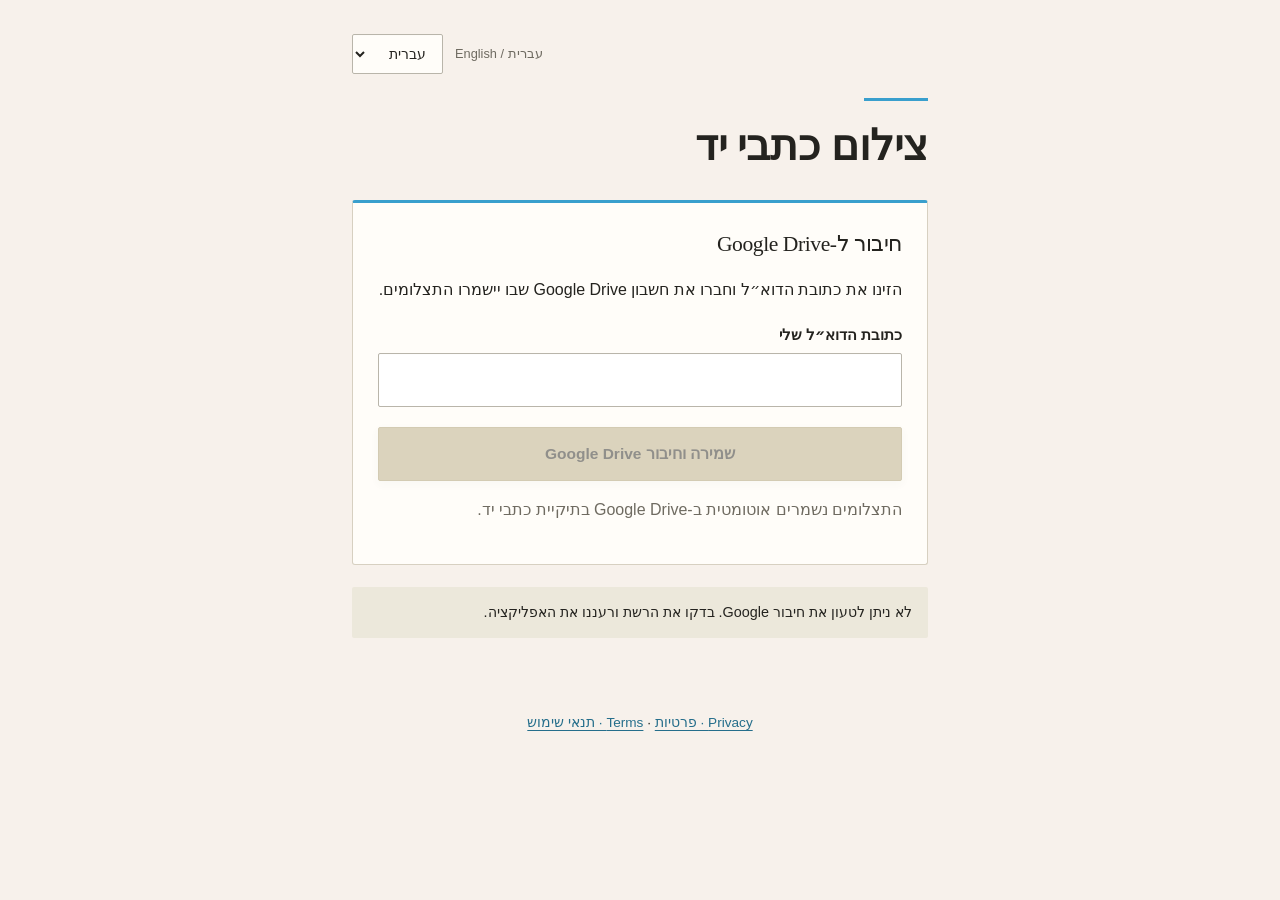
<file: index.html>
<!doctype html>
<html lang="he" dir="rtl" data-connected="false" data-edition="friend"><head><meta http-equiv="Content-Security-Policy" content="default-src 'self'; script-src 'self' https://accounts.google.com/gsi/client; connect-src 'self' https://accounts.google.com/gsi/ https://www.googleapis.com; frame-src https://accounts.google.com/gsi/; style-src 'self' 'unsafe-inline' https://accounts.google.com/gsi/style; img-src 'self' blob: data:; object-src 'none'; base-uri 'none'; worker-src 'self'; form-action 'self' https://accounts.google.com"><meta charset="utf-8"><meta name="viewport" content="width=device-width,initial-scale=1,viewport-fit=cover"><meta name="theme-color" content="#3b9fd7"><meta name="apple-mobile-web-app-capable" content="yes"><meta name="apple-mobile-web-app-title" content="Manuscript Photos"><link rel="manifest" href="manifest.webmanifest"><link rel="apple-touch-icon" href="icon-192.png"><link rel="stylesheet" href="style.css"><title>צילום כתבי יד</title></head><body><main id="app"></main><script src="app-bootstrap.js" defer></script><footer style="text-align:center;padding:1rem;font-size:.85rem"><a href="privacy.html">Privacy · פרטיות</a> · <a href="terms.html">Terms · תנאי שימוש</a></footer></body></html>
</file>
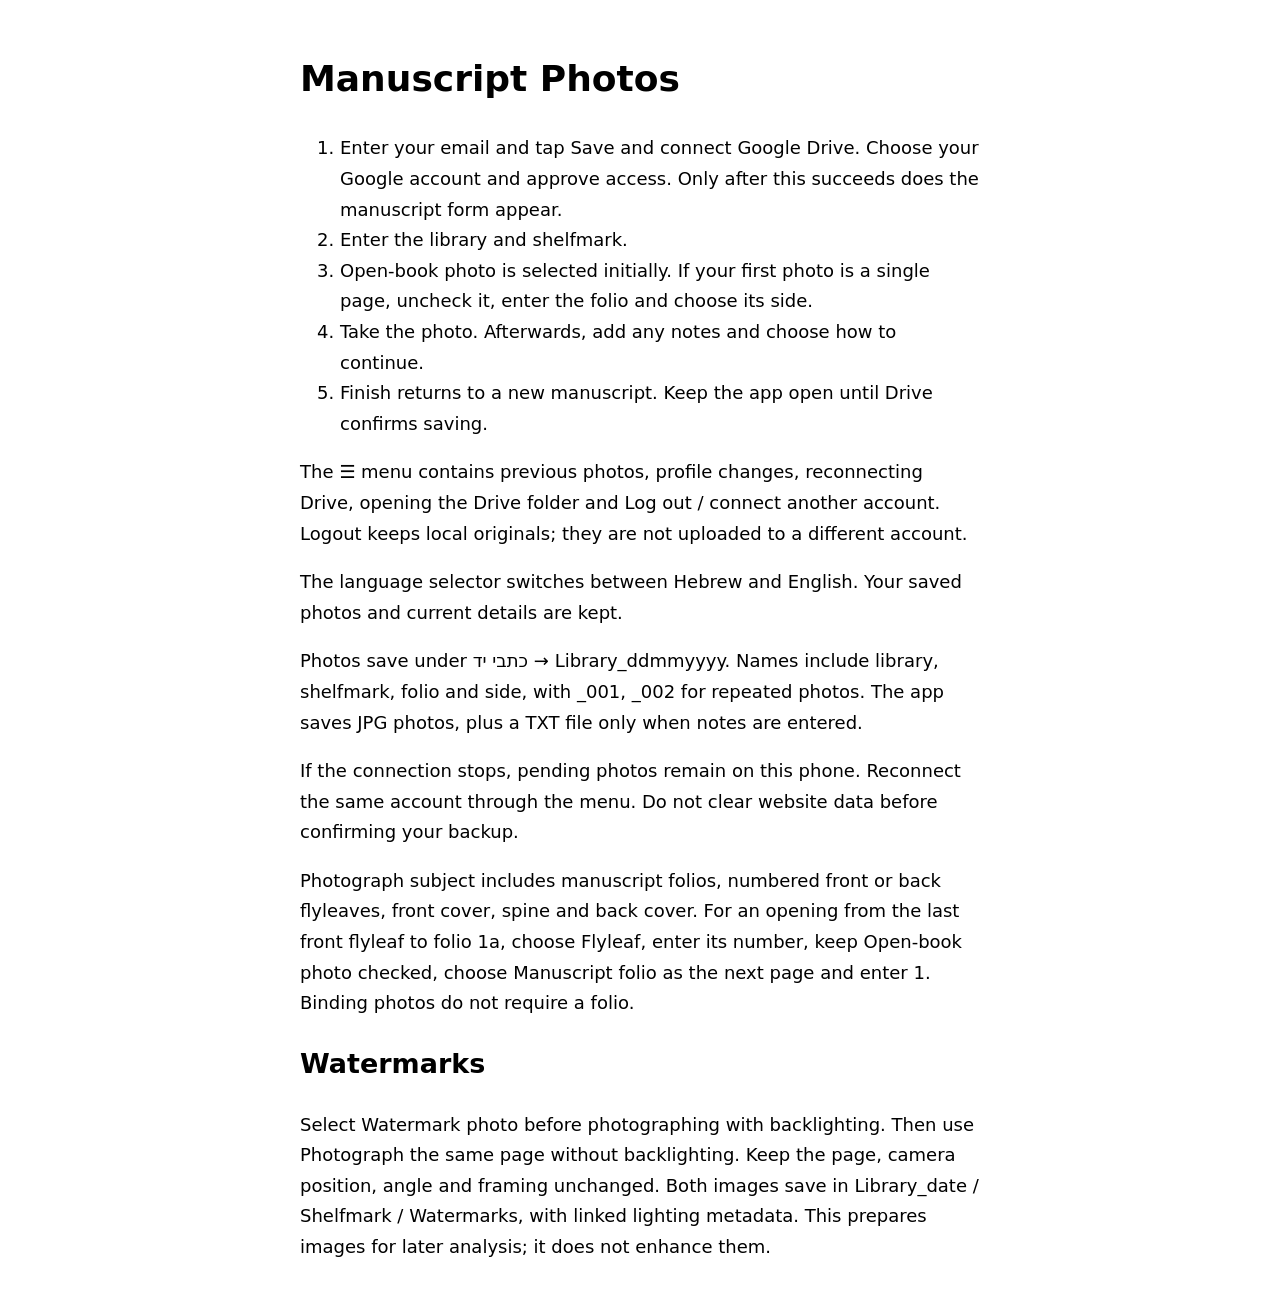
<file: guide-en.html>
<!doctype html><html lang="en"><meta charset="utf-8"><meta name="viewport" content="width=device-width,initial-scale=1"><title>Manuscript Photos — instructions</title><style>body{max-width:680px;margin:auto;padding:24px;font:18px system-ui;line-height:1.7}</style><h1>Manuscript Photos</h1><ol><li>Enter your email and tap Save and connect Google Drive. Choose your Google account and approve access. Only after this succeeds does the manuscript form appear.</li><li>Enter the library and shelfmark.</li><li>Open-book photo is selected initially. If your first photo is a single page, uncheck it, enter the folio and choose its side.</li><li>Take the photo. Afterwards, add any notes and choose how to continue.</li><li>Finish returns to a new manuscript. Keep the app open until Drive confirms saving.</li></ol><p>The ☰ menu contains previous photos, profile changes, reconnecting Drive, opening the Drive folder and Log out / connect another account. Logout keeps local originals; they are not uploaded to a different account.</p><p>The language selector switches between Hebrew and English. Your saved photos and current details are kept.</p><p>Photos save under כתבי יד → Library_ddmmyyyy. Names include library, shelfmark, folio and side, with _001, _002 for repeated photos. The app saves JPG photos, plus a TXT file only when notes are entered.</p><p>If the connection stops, pending photos remain on this phone. Reconnect the same account through the menu. Do not clear website data before confirming your backup.</p><p>Photograph subject includes manuscript folios, numbered front or back flyleaves, front cover, spine and back cover. For an opening from the last front flyleaf to folio 1a, choose Flyleaf, enter its number, keep Open-book photo checked, choose Manuscript folio as the next page and enter 1. Binding photos do not require a folio.</p><h2>Watermarks</h2><p>Select Watermark photo before photographing with backlighting. Then use Photograph the same page without backlighting. Keep the page, camera position, angle and framing unchanged. Both images save in Library_date / Shelfmark / Watermarks, with linked lighting metadata. This prepares images for later analysis; it does not enhance them.</p></html>
</file>
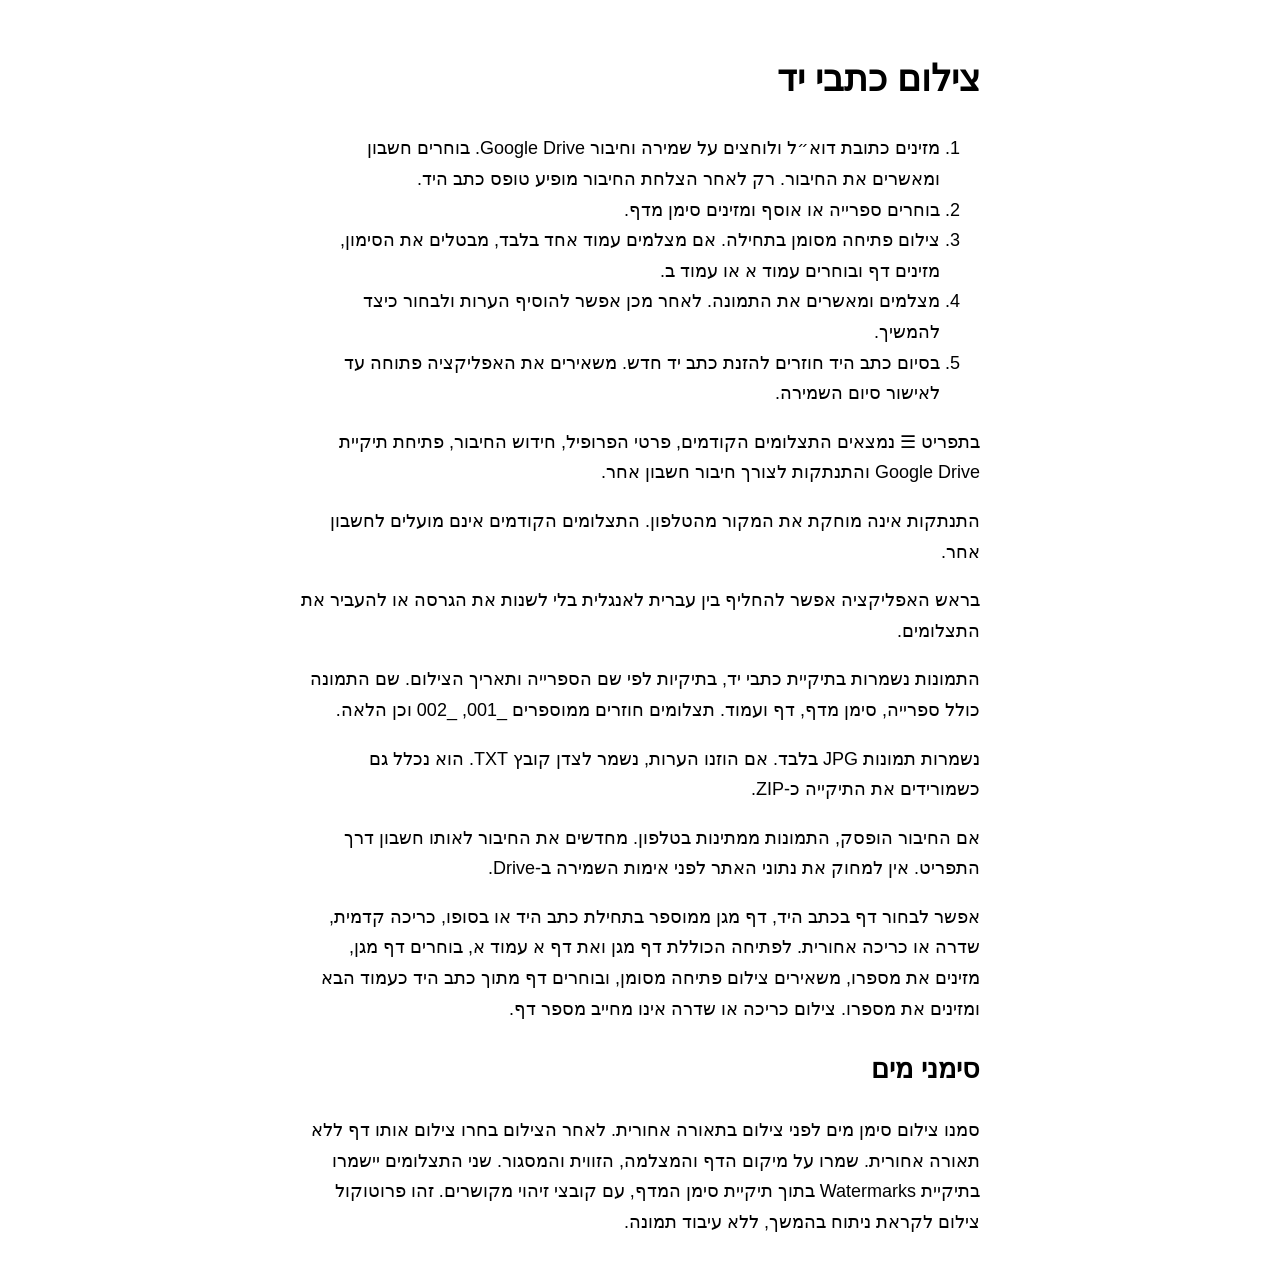
<file: guide.html>
<!doctype html><html lang="he" dir="rtl"><meta charset="utf-8"><meta name="viewport" content="width=device-width,initial-scale=1"><title>צילום כתבי יד — הוראות</title><style>body{max-width:680px;margin:auto;padding:24px;font:18px Segoe UI,Arial;line-height:1.7}</style><h1>צילום כתבי יד</h1><ol><li>מזינים כתובת דוא״ל ולוחצים על שמירה וחיבור Google Drive. בוחרים חשבון ומאשרים את החיבור. רק לאחר הצלחת החיבור מופיע טופס כתב היד.</li><li>בוחרים ספרייה או אוסף ומזינים סימן מדף.</li><li>צילום פתיחה מסומן בתחילה. אם מצלמים עמוד אחד בלבד, מבטלים את הסימון, מזינים דף ובוחרים עמוד א או עמוד ב.</li><li>מצלמים ומאשרים את התמונה. לאחר מכן אפשר להוסיף הערות ולבחור כיצד להמשיך.</li><li>בסיום כתב היד חוזרים להזנת כתב יד חדש. משאירים את האפליקציה פתוחה עד לאישור סיום השמירה.</li></ol><p>בתפריט ☰ נמצאים התצלומים הקודמים, פרטי הפרופיל, חידוש החיבור, פתיחת תיקיית Google Drive והתנתקות לצורך חיבור חשבון אחר.</p><p>התנתקות אינה מוחקת את המקור מהטלפון. התצלומים הקודמים אינם מועלים לחשבון אחר.</p><p>בראש האפליקציה אפשר להחליף בין עברית לאנגלית בלי לשנות את הגרסה או להעביר את התצלומים.</p><p>התמונות נשמרות בתיקיית כתבי יד, בתיקיות לפי שם הספרייה ותאריך הצילום. שם התמונה כולל ספרייה, סימן מדף, דף ועמוד. תצלומים חוזרים ממוספרים _001, _002 וכן הלאה.</p><p>נשמרות תמונות JPG בלבד. אם הוזנו הערות, נשמר לצדן קובץ TXT. הוא נכלל גם כשמורידים את התיקייה כ-ZIP.</p><p>אם החיבור הופסק, התמונות ממתינות בטלפון. מחדשים את החיבור לאותו חשבון דרך התפריט. אין למחוק את נתוני האתר לפני אימות השמירה ב-Drive.</p><p>אפשר לבחור דף בכתב היד, דף מגן ממוספר בתחילת כתב היד או בסופו, כריכה קדמית, שדרה או כריכה אחורית. לפתיחה הכוללת דף מגן ואת דף א עמוד א, בוחרים דף מגן, מזינים את מספרו, משאירים צילום פתיחה מסומן, ובוחרים דף מתוך כתב היד כעמוד הבא ומזינים את מספרו. צילום כריכה או שדרה אינו מחייב מספר דף.</p><h2>סימני מים</h2><p>סמנו צילום סימן מים לפני צילום בתאורה אחורית. לאחר הצילום בחרו צילום אותו דף ללא תאורה אחורית. שמרו על מיקום הדף והמצלמה, הזווית והמסגור. שני התצלומים יישמרו בתיקיית Watermarks בתוך תיקיית סימן המדף, עם קובצי זיהוי מקושרים. זהו פרוטוקול צילום לקראת ניתוח בהמשך, ללא עיבוד תמונה.</p></html>
</file>
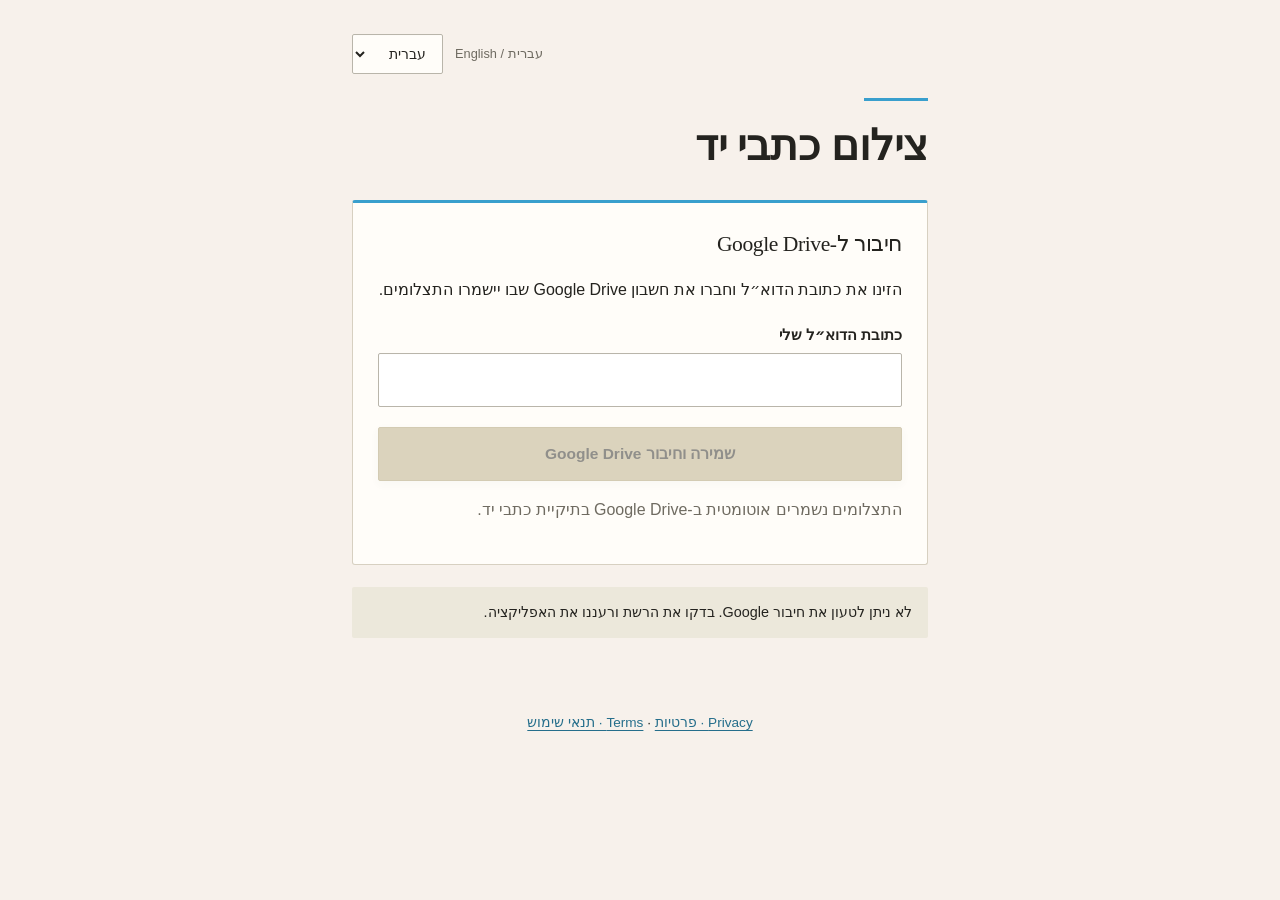
<file: iphone.html>
<!doctype html>
<html lang="en" dir="ltr" data-connected="false" data-edition="friend"><head><meta http-equiv="Content-Security-Policy" content="default-src 'self'; script-src 'self' https://accounts.google.com/gsi/client; connect-src 'self' https://accounts.google.com/gsi/ https://www.googleapis.com; frame-src https://accounts.google.com/gsi/; style-src 'self' 'unsafe-inline' https://accounts.google.com/gsi/style; img-src 'self' blob: data:; object-src 'none'; base-uri 'none'; worker-src 'self'; form-action 'self' https://accounts.google.com"><meta charset="utf-8"><meta name="viewport" content="width=device-width,initial-scale=1,viewport-fit=cover"><meta name="theme-color" content="#3b9fd7"><meta name="apple-mobile-web-app-capable" content="yes"><meta name="apple-mobile-web-app-title" content="Manuscript Photos"><link rel="manifest" href="manifest-iphone.webmanifest"><link rel="apple-touch-icon" href="icon-192.png"><link rel="stylesheet" href="style.css"><title>Manuscript Photos</title></head><body><main id="app"></main><script src="app-bootstrap.js" defer></script><footer style="text-align:center;padding:1rem;font-size:.85rem"><a href="privacy.html">Privacy · פרטיות</a> · <a href="terms.html">Terms · תנאי שימוש</a></footer></body></html>
</file>
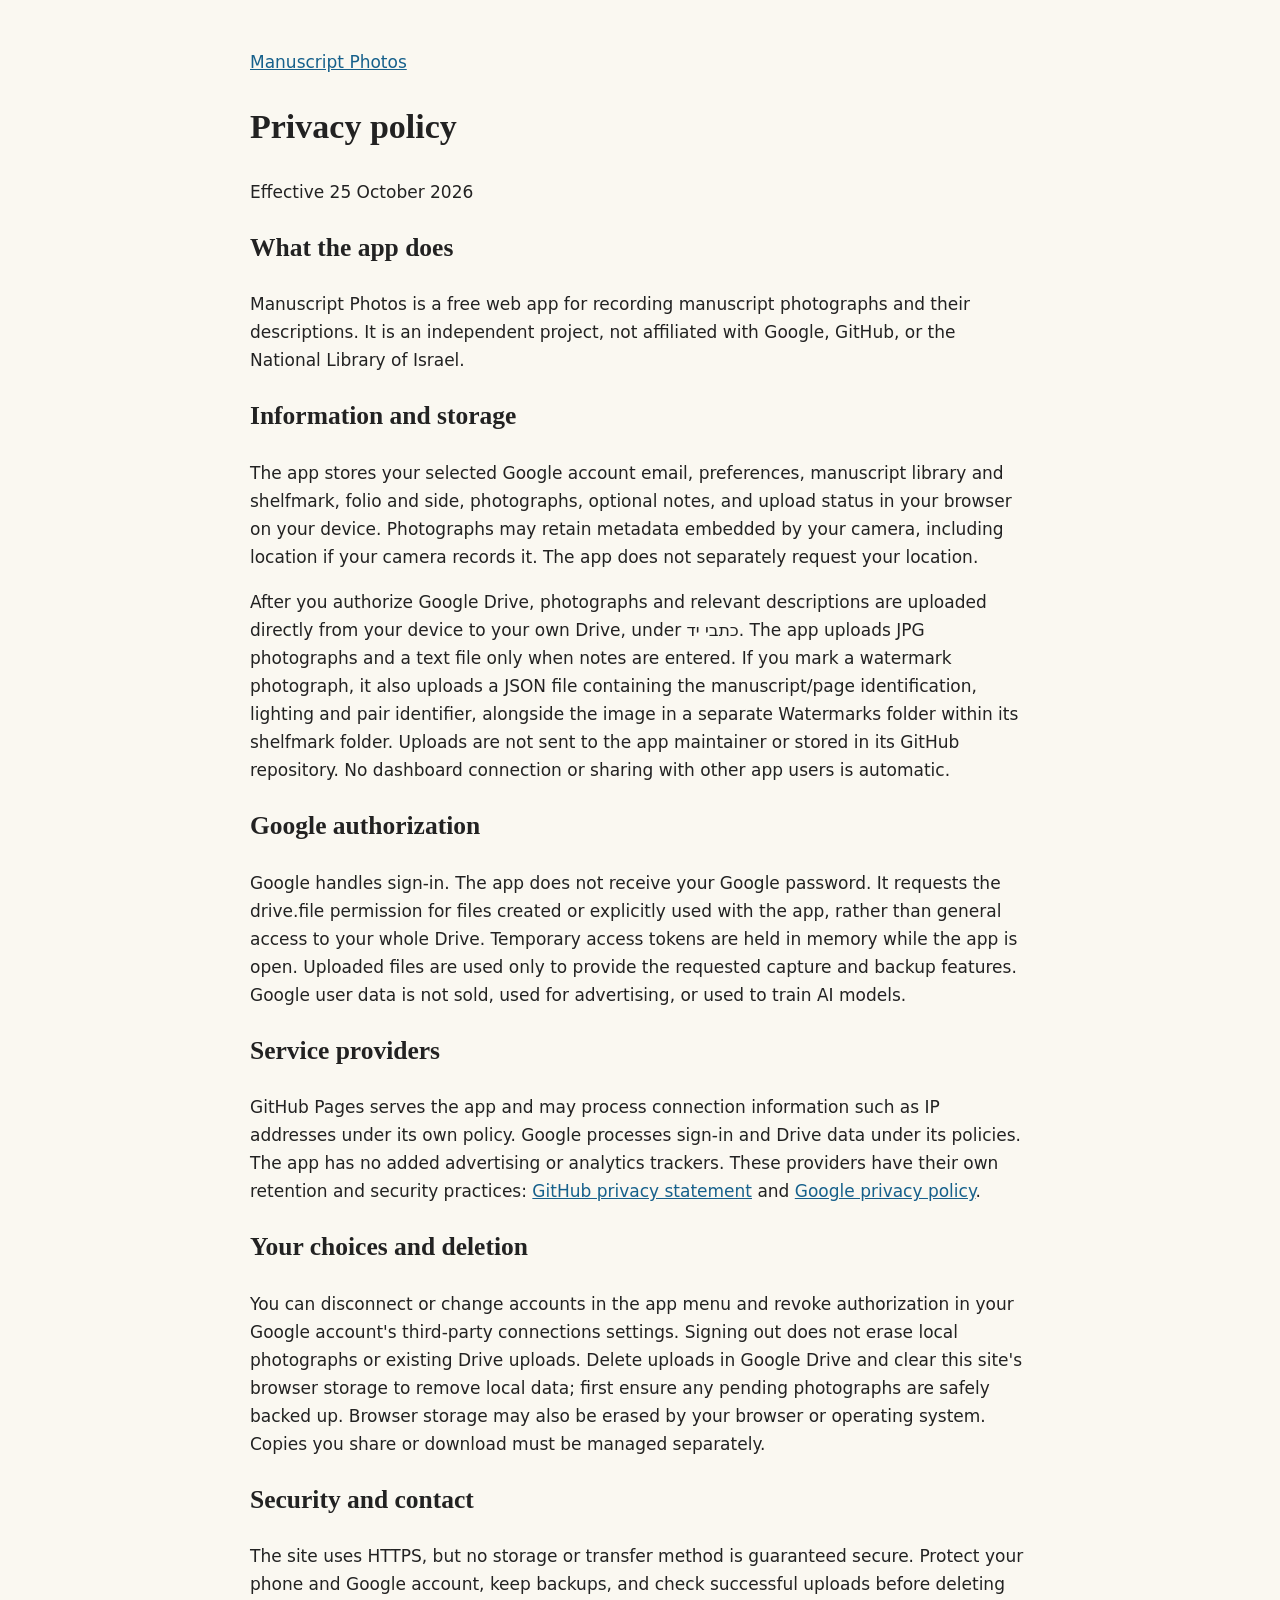
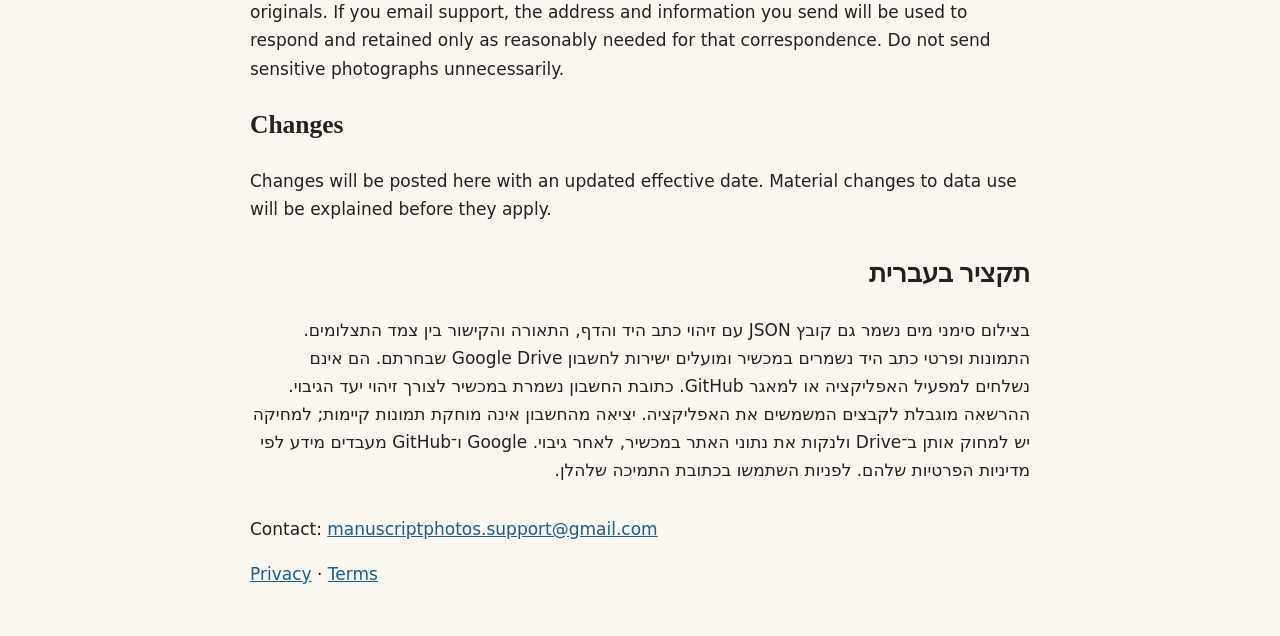
<file: privacy.html>
<!doctype html><html lang="en"><meta charset="utf-8"><meta name="viewport" content="width=device-width,initial-scale=1"><title>Privacy policy · Manuscript Photos</title><style>body{max-width:780px;margin:48px auto;padding:0 24px;background:#faf8f1;color:#222;font:17px/1.65 system-ui}h1,h2{font-family:Georgia,serif}a{color:#16608b}section{margin:30px 0}</style><a href="index.html">Manuscript Photos</a><h1>Privacy policy</h1><p>Effective 25 October 2026</p><h2>What the app does</h2><p>Manuscript Photos is a free web app for recording manuscript photographs and their descriptions. It is an independent project, not affiliated with Google, GitHub, or the National Library of Israel.</p><h2>Information and storage</h2><p>The app stores your selected Google account email, preferences, manuscript library and shelfmark, folio and side, photographs, optional notes, and upload status in your browser on your device. Photographs may retain metadata embedded by your camera, including location if your camera records it. The app does not separately request your location.</p><p>After you authorize Google Drive, photographs and relevant descriptions are uploaded directly from your device to your own Drive, under כתבי יד. The app uploads JPG photographs and a text file only when notes are entered. If you mark a watermark photograph, it also uploads a JSON file containing the manuscript/page identification, lighting and pair identifier, alongside the image in a separate Watermarks folder within its shelfmark folder. Uploads are not sent to the app maintainer or stored in its GitHub repository. No dashboard connection or sharing with other app users is automatic.</p><h2>Google authorization</h2><p>Google handles sign-in. The app does not receive your Google password. It requests the drive.file permission for files created or explicitly used with the app, rather than general access to your whole Drive. Temporary access tokens are held in memory while the app is open. Uploaded files are used only to provide the requested capture and backup features. Google user data is not sold, used for advertising, or used to train AI models.</p><h2>Service providers</h2><p>GitHub Pages serves the app and may process connection information such as IP addresses under its own policy. Google processes sign-in and Drive data under its policies. The app has no added advertising or analytics trackers. These providers have their own retention and security practices: <a href="https://docs.github.com/en/site-policy/privacy-policies/github-general-privacy-statement">GitHub privacy statement</a> and <a href="https://policies.google.com/privacy">Google privacy policy</a>.</p><h2>Your choices and deletion</h2><p>You can disconnect or change accounts in the app menu and revoke authorization in your Google account's third-party connections settings. Signing out does not erase local photographs or existing Drive uploads. Delete uploads in Google Drive and clear this site's browser storage to remove local data; first ensure any pending photographs are safely backed up. Browser storage may also be erased by your browser or operating system. Copies you share or download must be managed separately.</p><h2>Security and contact</h2><p>The site uses HTTPS, but no storage or transfer method is guaranteed secure. Protect your phone and Google account, keep backups, and check successful uploads before deleting originals. If you email support, the address and information you send will be used to respond and retained only as reasonably needed for that correspondence. Do not send sensitive photographs unnecessarily.</p><h2>Changes</h2><p>Changes will be posted here with an updated effective date. Material changes to data use will be explained before they apply.</p><section lang="he" dir="rtl"><h2>תקציר בעברית</h2><p>בצילום סימני מים נשמר גם קובץ JSON עם זיהוי כתב היד והדף, התאורה והקישור בין צמד התצלומים. התמונות ופרטי כתב היד נשמרים במכשיר ומועלים ישירות לחשבון Google Drive שבחרתם. הם אינם נשלחים למפעיל האפליקציה או למאגר GitHub. כתובת החשבון נשמרת במכשיר לצורך זיהוי יעד הגיבוי. ההרשאה מוגבלת לקבצים המשמשים את האפליקציה. יציאה מהחשבון אינה מוחקת תמונות קיימות; למחיקה יש למחוק אותן ב־Drive ולנקות את נתוני האתר במכשיר, לאחר גיבוי. Google ו־GitHub מעבדים מידע לפי מדיניות הפרטיות שלהם. לפניות השתמשו בכתובת התמיכה שלהלן.</p></section><p>Contact: <a href="mailto:manuscriptphotos.support@gmail.com">manuscriptphotos.support@gmail.com</a></p><p><a href="privacy.html">Privacy</a> · <a href="terms.html">Terms</a></p></html>
</file>
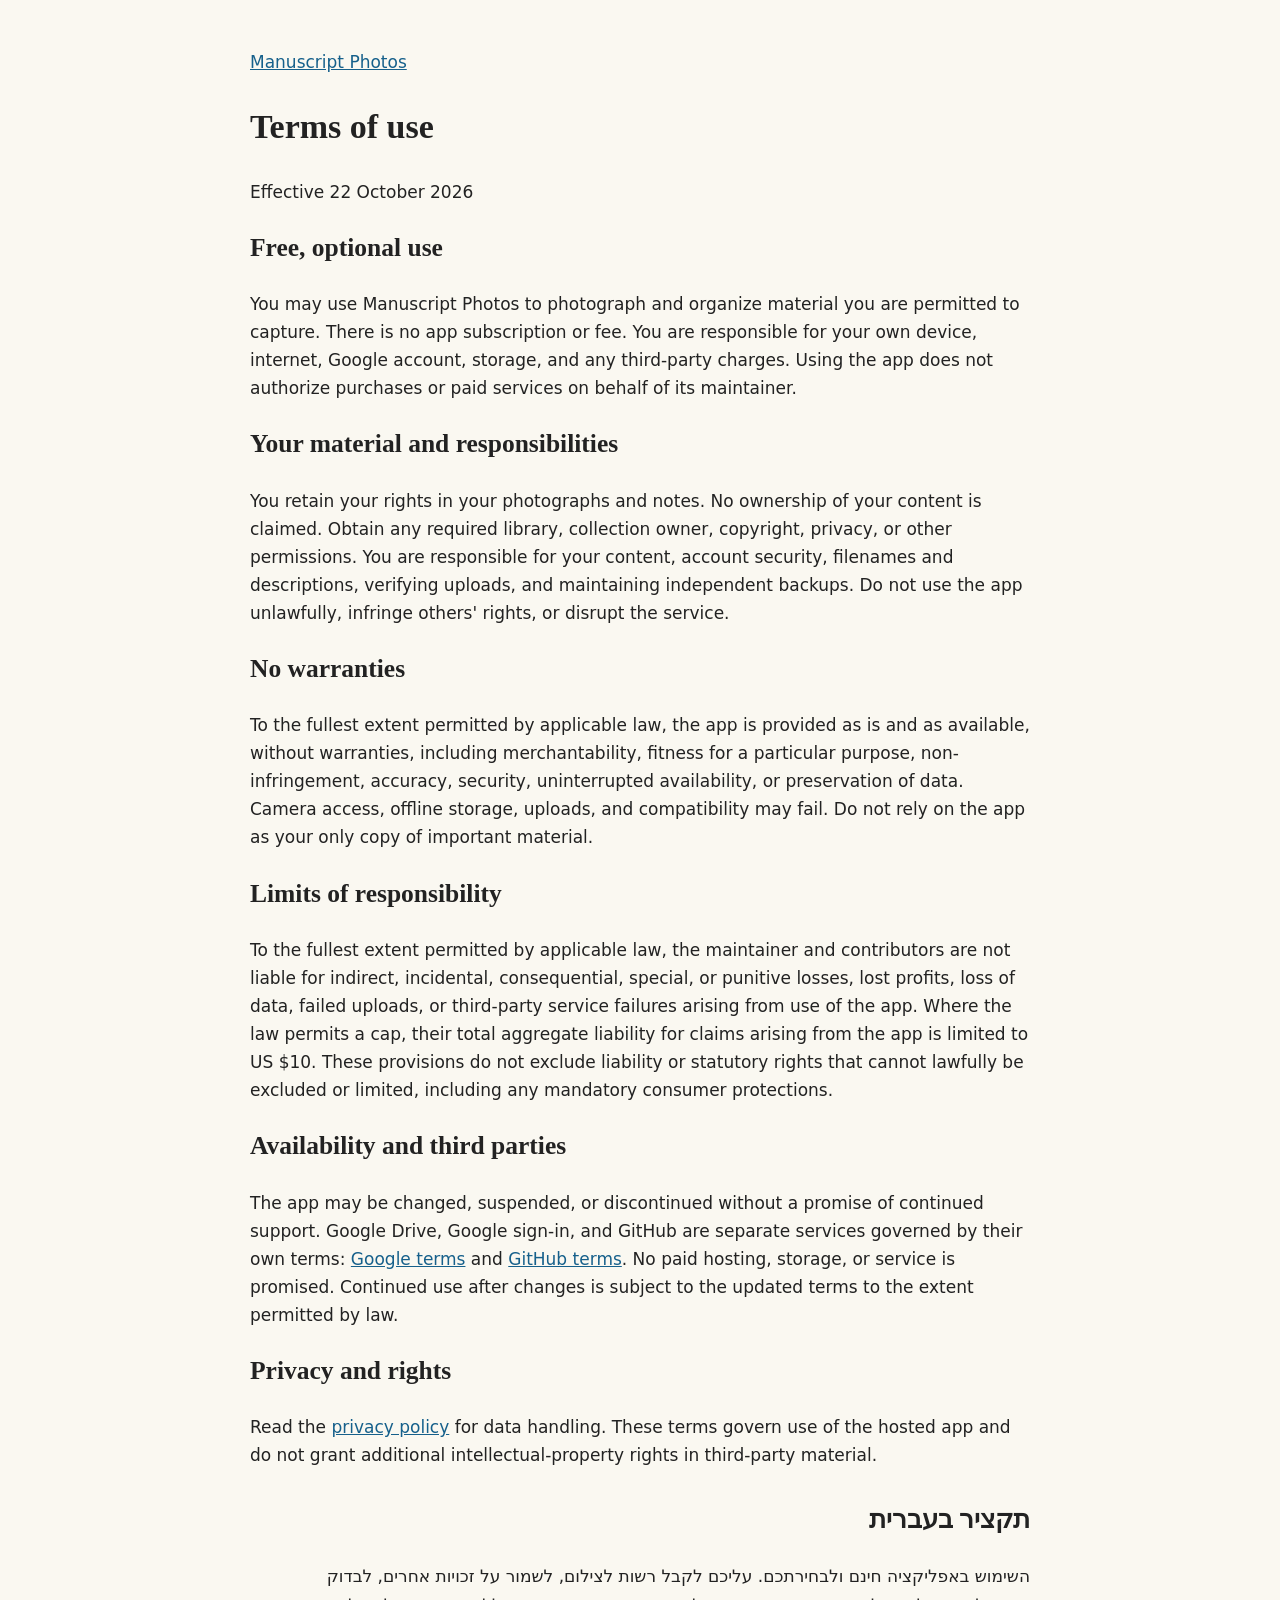
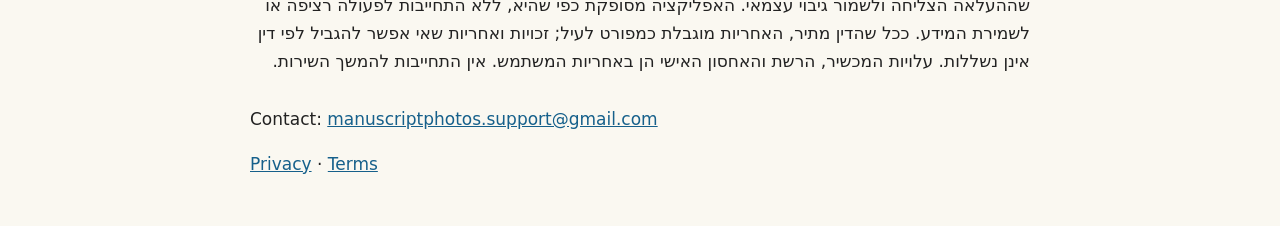
<file: terms.html>
<!doctype html><html lang="en"><meta charset="utf-8"><meta name="viewport" content="width=device-width,initial-scale=1"><title>Terms of use · Manuscript Photos</title><style>body{max-width:780px;margin:48px auto;padding:0 24px;background:#faf8f1;color:#222;font:17px/1.65 system-ui}h1,h2{font-family:Georgia,serif}a{color:#16608b}section{margin:30px 0}</style><a href="index.html">Manuscript Photos</a><h1>Terms of use</h1><p>Effective 22 October 2026</p><h2>Free, optional use</h2><p>You may use Manuscript Photos to photograph and organize material you are permitted to capture. There is no app subscription or fee. You are responsible for your own device, internet, Google account, storage, and any third-party charges. Using the app does not authorize purchases or paid services on behalf of its maintainer.</p><h2>Your material and responsibilities</h2><p>You retain your rights in your photographs and notes. No ownership of your content is claimed. Obtain any required library, collection owner, copyright, privacy, or other permissions. You are responsible for your content, account security, filenames and descriptions, verifying uploads, and maintaining independent backups. Do not use the app unlawfully, infringe others' rights, or disrupt the service.</p><h2>No warranties</h2><p>To the fullest extent permitted by applicable law, the app is provided as is and as available, without warranties, including merchantability, fitness for a particular purpose, non-infringement, accuracy, security, uninterrupted availability, or preservation of data. Camera access, offline storage, uploads, and compatibility may fail. Do not rely on the app as your only copy of important material.</p><h2>Limits of responsibility</h2><p>To the fullest extent permitted by applicable law, the maintainer and contributors are not liable for indirect, incidental, consequential, special, or punitive losses, lost profits, loss of data, failed uploads, or third-party service failures arising from use of the app. Where the law permits a cap, their total aggregate liability for claims arising from the app is limited to US $10. These provisions do not exclude liability or statutory rights that cannot lawfully be excluded or limited, including any mandatory consumer protections.</p><h2>Availability and third parties</h2><p>The app may be changed, suspended, or discontinued without a promise of continued support. Google Drive, Google sign-in, and GitHub are separate services governed by their own terms: <a href="https://policies.google.com/terms">Google terms</a> and <a href="https://docs.github.com/en/site-policy/github-terms/github-terms-of-service">GitHub terms</a>. No paid hosting, storage, or service is promised. Continued use after changes is subject to the updated terms to the extent permitted by law.</p><h2>Privacy and rights</h2><p>Read the <a href="privacy.html">privacy policy</a> for data handling. These terms govern use of the hosted app and do not grant additional intellectual-property rights in third-party material.</p><section lang="he" dir="rtl"><h2>תקציר בעברית</h2><p>השימוש באפליקציה חינם ולבחירתכם. עליכם לקבל רשות לצילום, לשמור על זכויות אחרים, לבדוק שההעלאה הצליחה ולשמור גיבוי עצמאי. האפליקציה מסופקת כפי שהיא, ללא התחייבות לפעולה רציפה או לשמירת המידע. ככל שהדין מתיר, האחריות מוגבלת כמפורט לעיל; זכויות ואחריות שאי אפשר להגביל לפי דין אינן נשללות. עלויות המכשיר, הרשת והאחסון האישי הן באחריות המשתמש. אין התחייבות להמשך השירות.</p></section><p>Contact: <a href="mailto:manuscriptphotos.support@gmail.com">manuscriptphotos.support@gmail.com</a></p><p><a href="privacy.html">Privacy</a> · <a href="terms.html">Terms</a></p></html>
</file>
<file: style.css>
:root{color-scheme:light;--ink:#25332d;--muted:#626b64;--line:#d4d8d1;--paper:#f5f4ef;--accent:#33483f}*{box-sizing:border-box}body{margin:0;background:var(--paper);color:var(--ink);font:12pt 'Arno Pro',Georgia,serif}html[lang=he] body{font-family:'Guttman Frnew','Noto Serif Hebrew','Times New Roman',serif}main{max-width:740px;margin:auto;padding:max(24px,env(safe-area-inset-top)) 20px 50px}h1{font-size:1.9rem;font-weight:600;margin:8px 0 12px}h2{font-size:1.25rem;margin:0 0 18px}p{line-height:1.6}.muted,small{color:var(--muted)}section,details{background:#fff;border:1px solid var(--line);border-radius:9px;padding:20px;margin:20px 0}label{display:block;margin:16px 0}input,select,textarea,button,.download{font:inherit;min-height:46px;border:1px solid #b3bcb4;border-radius:6px;padding:10px 12px;width:100%;margin-top:7px;background:#fff;color:var(--ink)}textarea{min-height:85px}button,.download{cursor:pointer;background:var(--accent);color:#fff;text-align:center;text-decoration:none;display:block}button.secondary{background:#fff;color:var(--ink)}button:disabled{opacity:.45;cursor:default}button:focus-visible,a:focus-visible,input:focus-visible,select:focus-visible,summary:focus-visible{outline:3px solid #8ba69a;outline-offset:2px}.check{display:flex;align-items:flex-start;gap:10px}.check input{width:22px;min-height:22px;flex-shrink:0;margin:0}.check span{line-height:1.6}summary{cursor:pointer;font-weight:600}#photo-preview{display:block;max-width:100%;max-height:400px;object-fit:contain;margin:18px auto}#status{white-space:pre-wrap;line-height:1.6;border-inline-start:3px solid #b5c5bb;padding-inline-start:12px}#recent{display:grid;grid-template-columns:repeat(auto-fit,minmax(140px,1fr));gap:12px}.photo-card{border:1px solid var(--line);padding:10px;border-radius:6px;overflow-wrap:anywhere}.photo-card img{width:100%;height:130px;object-fit:contain}.photo-card p{margin:7px 0}.photo-card a{display:block;color:#234f45;margin-top:10px}#counts{color:var(--muted)}#new-ms-form{padding-top:12px}#new-ms-form label{margin-top:12px}.buttons{display:flex;gap:10px;flex-wrap:wrap}.buttons>*{flex:1;min-width:160px}[hidden]{display:none!important}.pill{display:inline-block;border:1px solid var(--line);border-radius:5px;padding:4px 8px}bdi{unicode-bidi:isolate}input,textarea{unicode-bidi:plaintext}li{margin:10px 0;line-height:1.6}nav{text-align:end}nav a{color:#335d4e}

.appearance-picker{max-width:220px;margin:28px auto 0;color:var(--muted);font-size:.95rem}html[data-appearance=light]{--paper:#f1f5f9;--ink:#183047;--muted:#52667a;--line:#cbd5e1;--accent:#245b83}html[data-appearance=night]{color-scheme:dark;--paper:#131d24;--ink:#e9eff0;--muted:#b3c2c8;--line:#455964;--accent:#39756c}html[data-appearance=night] section,html[data-appearance=night] details{background:#1e2d36}html[data-appearance=night] input,html[data-appearance=night] textarea,html[data-appearance=night] select,html[data-appearance=night] button.secondary{background:#263b46;color:var(--ink);border-color:#657c88}html[data-appearance=night] a{color:#a9ddd0}

/* Quiet reading-room palette, touch-friendly controls, and clear focus states. */
:root{--paper:#f3efe6;--ink:#263e35;--muted:#6e756c;--line:#dfdfd1;--accent:#285748;--card:#fffef9;--field:#f8f7f0;--glow:#e3e9dc;--shadow:0 8px 32px #32463809}
body{font-family:system-ui,-apple-system,'Segoe UI',sans-serif;font-size:16px;background:radial-gradient(ellipse at 10% 0%,var(--glow),transparent 60%),var(--paper);line-height:1.55}
html[lang=he] body{font-family:'Segoe UI',Arial,sans-serif}
main{max-width:620px;padding: max(34px,env(safe-area-inset-top)) 22px max(44px,env(safe-area-inset-bottom))}
h1{font:500 clamp(2rem,8vw,2.65rem)/1.1 Georgia,serif;letter-spacing:-.045em;margin:14px 0 14px;max-width:480px}
html[lang=he] h1{font-family:'Noto Serif Hebrew','Times New Roman',serif;letter-spacing:0;font-weight:600}
main>h1:before{content:'';display:block;width:46px;height:4px;background:var(--accent);border-radius:8px;margin-bottom:22px}
main>p.muted:first-of-type{font-size:1rem;max-width:410px;margin-bottom:30px}
h2{font-size:1.22rem;letter-spacing:-.02em;font-weight:650;margin-bottom:16px}
section,details{background:var(--card);border:1px solid var(--line);border-radius:22px;padding:25px;margin:22px 0;box-shadow:var(--shadow)}
label{font-size:.94rem;font-weight:600;margin:20px 0}label small,small{font-weight:400;line-height:1.6}small{display:block;font-size:.84rem}
input,select,textarea{min-height:54px;background:var(--field);border:1px solid var(--line);border-radius:12px;padding:13px 15px;font-size:16px;box-shadow:inset 0 1px 2px #23392c03}
input:focus,textarea:focus,select:focus{border-color:var(--accent);background:var(--card)}
button,.download{min-height:54px;border-radius:13px;border:1px solid var(--accent);padding:14px 18px;font-weight:600;font-size:.97rem;background:var(--accent);transition:background .15s,transform .15s;box-shadow:0 3px 8px #193b2e0c}
button:active{transform:translateY(1px)}button.secondary{background:var(--card);border-color:var(--line);color:var(--ink);box-shadow:none}button.secondary:hover{border-color:var(--accent)}
button:disabled{opacity:.5}fieldset{border:1px solid var(--line);border-radius:14px;padding:10px 16px;margin:20px 0}legend{padding:0 8px;color:var(--muted);font-size:.86rem}
.check{padding:9px 0;align-items:center;font-weight:500;margin:10px 0;gap:12px}.check input{width:23px;height:23px;min-height:23px;padding:0;accent-color:var(--accent);box-shadow:none}.check span{line-height:1.5}
#amud-choices{display:flex;gap:26px;flex-wrap:wrap}#amud-choices .check{margin:0}
#review-stage button{margin-top:12px}#finish{margin-top:25px!important}#photo-preview{border-radius:13px;background:var(--field);width:100%;padding:8px;max-height:390px}
#profile-summary{font-size:.86rem;background:var(--glow);border-radius:24px;padding:8px 14px;display:inline-block;margin:0 0 9px;overflow-wrap:anywhere}#edit-profile{width:auto;min-height:38px;padding:7px 12px;font-size:.8rem;background:transparent;margin:0 0 18px}
#status:empty{display:none}#status{background:var(--glow);border:0;border-radius:12px;padding:14px 16px;font-size:.9rem}
#drive-status{font-size:.89rem}#open-drive{background:transparent;border-color:var(--line);color:var(--accent);font-size:.9rem;box-shadow:none}
details{padding:19px 23px}summary{font-size:.94rem}.photo-card{border-radius:12px;background:var(--field)}.photo-card p{font-size:.85rem}
.pill{background:var(--glow);border:0;border-radius:10px;padding:11px 14px;font-size:.95rem}.appearance-picker{margin:32px auto 0;max-width:220px;text-align:center;font-size:.79rem;font-weight:500;letter-spacing:.015em}.appearance-picker select{min-height:44px;font-size:.87rem;background:transparent}a{color:var(--accent);text-underline-offset:3px}main>p:last-of-type{font-size:.85rem}
html[data-appearance=light]{--paper:#eef3f6;--ink:#233d4f;--muted:#607688;--line:#d9e3eb;--accent:#315e7a;--card:#fff;--field:#f6f9fc;--glow:#dfeaf1}
html[data-appearance=night]{--paper:#14241f;--ink:#e5eee6;--muted:#acbbb0;--line:#3b5147;--accent:#487c67;--card:#1e3028;--field:#263c32;--glow:#2b4337;--shadow:none}
html[data-appearance=night] section,html[data-appearance=night] details{background:var(--card)}html[data-appearance=night] input,html[data-appearance=night] textarea,html[data-appearance=night] select,html[data-appearance=night] button.secondary{background:var(--field);border-color:var(--line)}html[data-appearance=night] #open-drive{color:#b9dcc7}
@media(max-width:400px){main{padding-inline:16px}section,details{padding:21px;border-radius:19px}h1{font-size:2.2rem}}
@media(prefers-reduced-motion:reduce){button,.download{transition:none}}

.language-picker{display:flex;align-items:center;justify-content:flex-end;gap:12px;font-size:.8rem;color:var(--muted);font-weight:500;margin:0 0 24px}.language-picker select{width:auto;min-height:40px;padding:8px 12px;margin:0;font-size:.85rem;background:var(--card)}#watermark-choice{border:1px solid var(--line);border-radius:12px;padding:14px;background:var(--glow)}

/* KTIV-inspired ivory, sky blue, muted gold and serif headings. */
:root{--paper:#f7f1eb;--ink:#24231f;--muted:#6f6b61;--line:#d7d0c1;--accent:#a99b70;--card:#fffdf9;--field:#fff;--glow:#ece8db;--shadow:none}
html:not([data-appearance=night]) body{background:var(--paper)}h1,h2{font-family:Georgia,'Times New Roman',serif;color:var(--ink)}html[lang=he] h1,html[lang=he] h2{font-family:'Noto Serif Hebrew','Times New Roman',serif}h1{font-weight:500;letter-spacing:-.025em}h2{font-size:1.35rem;font-weight:500}main>h1:before{background:#399fcd;width:64px;height:3px;border-radius:0}section,details{border-radius:3px;box-shadow:none}section{border-top:3px solid #399fcd}input,select,textarea{border-radius:2px;border-color:#b9b5aa}button,.download{border-radius:2px;color:#24231f;border-color:#a99b70;background:#b8ab83}button.secondary{background:var(--card);color:#256e8b;border-color:#b7c9ce}#profile-summary{border-radius:2px;background:#e9e3d1}#status,.pill,#watermark-choice{border-radius:2px;background:#ece8db}#photo-preview{border-radius:2px}.language-picker select{border-radius:2px}.photo-card{border-radius:2px}.photo-card img{border-bottom:2px solid #d77c5e}a{color:#256e8b}
html[data-appearance=light]{--paper:#f4f8fa;--ink:#24343b;--muted:#5e7078;--line:#d3e2e4;--accent:#a99b70;--card:#fff;--field:#fff;--glow:#e2eef0}
html[data-appearance=night]{--paper:#1c272e;--ink:#f0ede4;--muted:#b8bdb9;--line:#43545e;--accent:#b8ab83;--card:#27343c;--field:#30434c;--glow:#37454b;--shadow:none}html[data-appearance=night] section{border-top-color:#399fcd}html[data-appearance=night] button.secondary{color:#c4e6f6}html[data-appearance=night] #profile-summary,html[data-appearance=night] #status,html[data-appearance=night] .pill,html[data-appearance=night] #watermark-choice{background:var(--glow)}html[data-appearance=night] main>h1:before{background:#399fcd}html[data-appearance=night] #open-drive{color:#c4e6f6}
@media(max-width:400px){section,details{border-radius:3px}}

.menu-button{width:44px;min-height:42px;font-size:1.35rem;padding:4px;float:inline-end;margin:0 0 12px 12px;background:transparent!important}.menu-heading{display:flex;align-items:center;justify-content:space-between;gap:20px}.menu-heading h2{margin:0}.menu-heading button{width:40px;min-height:40px;margin:0;padding:3px;font-size:1.5rem}#account-menu{border:1px solid var(--line);background:var(--paper);color:var(--ink);width:min(94vw,540px);max-height:90dvh;overflow:auto;padding:22px}#account-menu::backdrop{background:#1b292e88}#account-menu section{padding:18px}#account-menu #profile-summary{display:block;margin-top:20px}#account-menu #edit-profile{margin-bottom:0}#email-stage{margin-top:30px}#bookview-help{margin:0 0 20px;font-weight:400}

.library-suggestions{border:1px solid var(--line);background:var(--card);padding:4px;margin-top:-12px;margin-bottom:18px;max-height:260px;overflow:auto}.library-suggestions button{background:transparent;color:var(--ink);border:0;text-align:start;margin:0;min-height:44px;box-shadow:none}.library-suggestions button:hover,.library-suggestions button[aria-selected=true]{background:var(--glow)}
</file>
